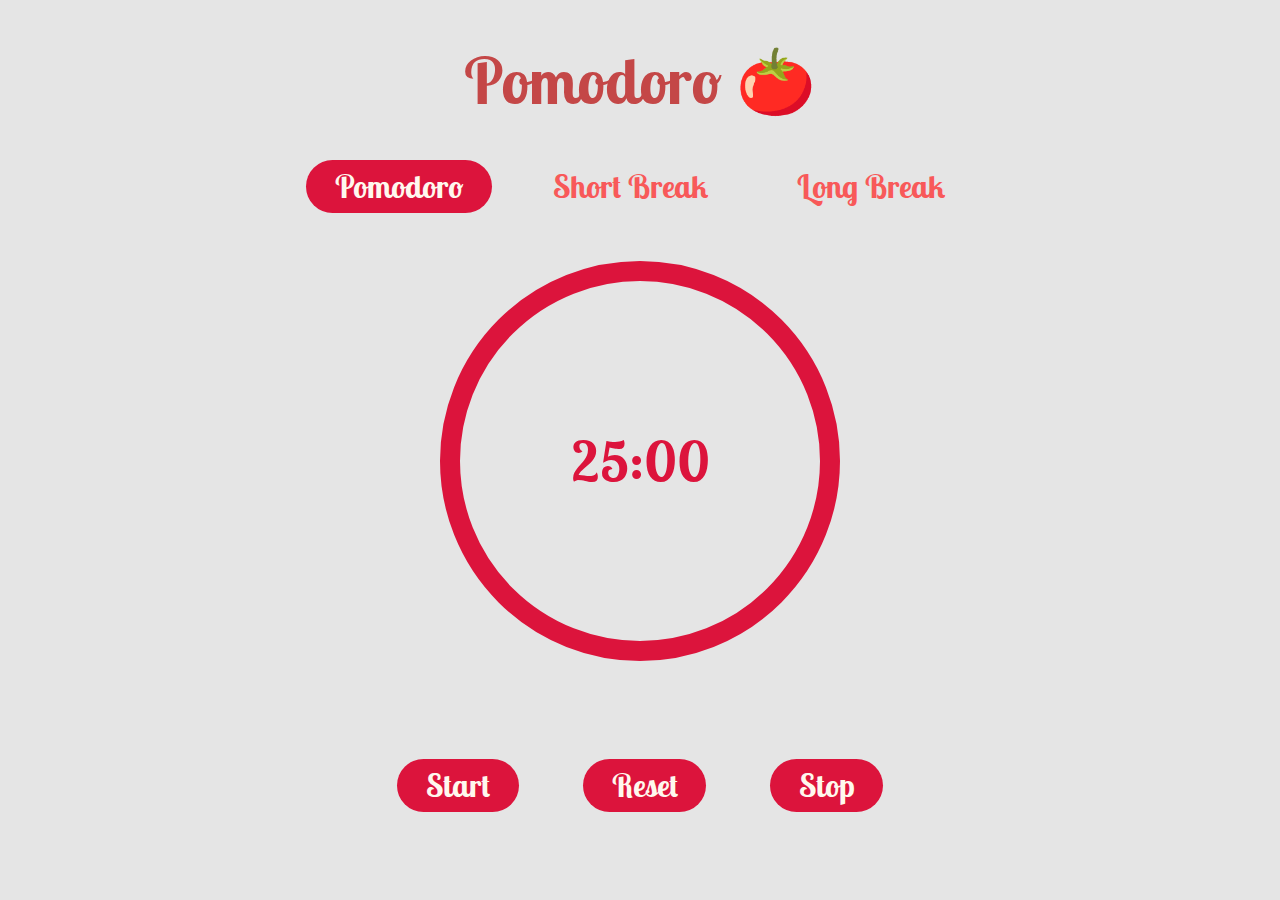
<file: project/index.html>
<!DOCTYPE html>
<html lang="en">
  <head>
    <meta charset="UTF-8" />
    <meta http-equiv="X-UA-Compatible" content="IE=edge" />
    <meta name="viewport" content="width=device-width, initial-scale=1.0" />
    <link rel="preconnect" href="https://fonts.googleapis.com" />
    <link rel="preconnect" href="https://fonts.gstatic.com" crossorigin />
    <link
      href="https://fonts.googleapis.com/css2?family=Lobster+Two:wght@400;700&display=swap"
      rel="stylesheet"
    />
    <link rel="stylesheet" href="main.css" />
    <title>Pomodoro</title>
  </head>
  <body>
    <h1>Pomodoro 🍅</h1>
    <div class="modes">
      <button id="pomo-btn" class="active">Pomodoro</button>
      <button id="short-btn" class="a">Short Break</button>
      <button id="long-btn" class="a">Long Break</button>
    </div>
    <div class="timer-box">
      <div class="circle">
        <h2 id="minut">25</h2>
        <h2 id="blink" class="a">:</h2>
        <h2 id="sekund">00</h2>
      </div>
    </div>

    <div class="start-stop">
      <button class="start">Start</button>
      <button class="reset">Reset</button>
      <button class="stop">Stop</button>
    </div>
  </body>

  <script src="./main.js"></script>
</html>
</file>
<file: project/main.css>
* {
  padding: 0;
  margin: 0;
  box-sizing: border-box;
  font-family: "Lobster Two";
  background-color: transparent;
}
body {
  background: #e5e5e5;
  width: 100vw;
  min-height: 100vh;
}
h1 {
  color: #c44747;
  text-align: center;
  padding: 2rem 0;
  line-height: 150%;
  font-size: 64px;
}
.modes {
  margin: 0 auto;
  display: flex;
  justify-content: center;
  gap: 2rem;
}
button {
  padding: 0 1rem;
  font-weight: bold;
  font-size: 2rem;
  border-radius: 2rem;
  outline: none;
  border: 0;
  padding: 0.4rem 1.8rem;
  color: #f85959;
  cursor: pointer;
  transition: all 0.3s;
}
.timer-box {
  display: flex;
  justify-content: center;
  align-items: center;
  padding: 3rem 0;
}
.circle {
  width: 400px;
  height: 400px;
  border-radius: 50%;
  border: 20px solid crimson;
  display: flex;
  justify-content: center;
  align-items: center;
}
h2 {
  font-size: 3.5rem;
  color: crimson;
}

.start-stop {
  margin: 50px auto;
  display: flex;
  justify-content: center;
  gap: 4rem;
}
.start,
.reset,
.stop {
  background-color: crimson;
  color: #fff8ee;
}
.active {
  color: #fff8ee;
  background-color: crimson;
}
button:hover {
  background-color: #fff8ee;
  color: red;
  box-shadow: 0 0 25px #c44747;
}
.move {
  animation: anima 1s infinite forwards;
}
@keyframes anima {
  0% {
    opacity: 1;
  }
  50% {
    opacity: 0;
  }
}
</file>
